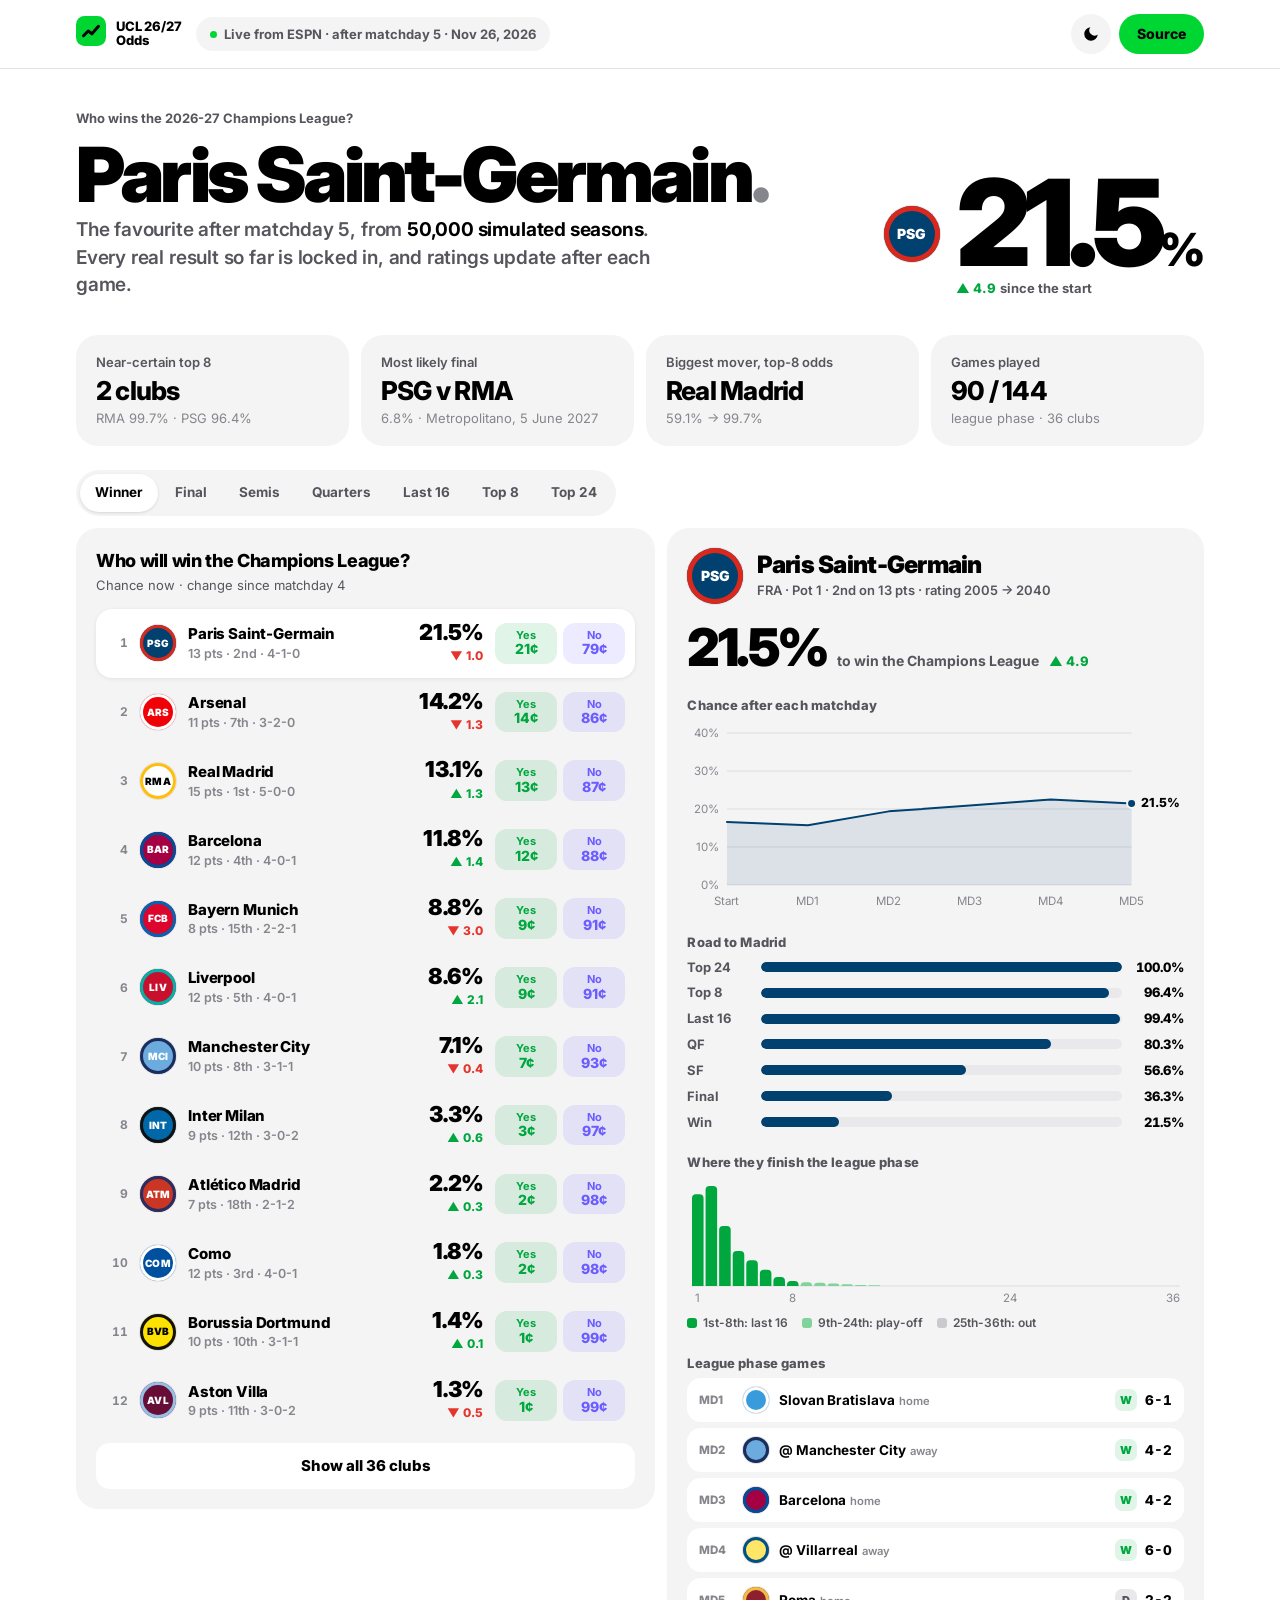
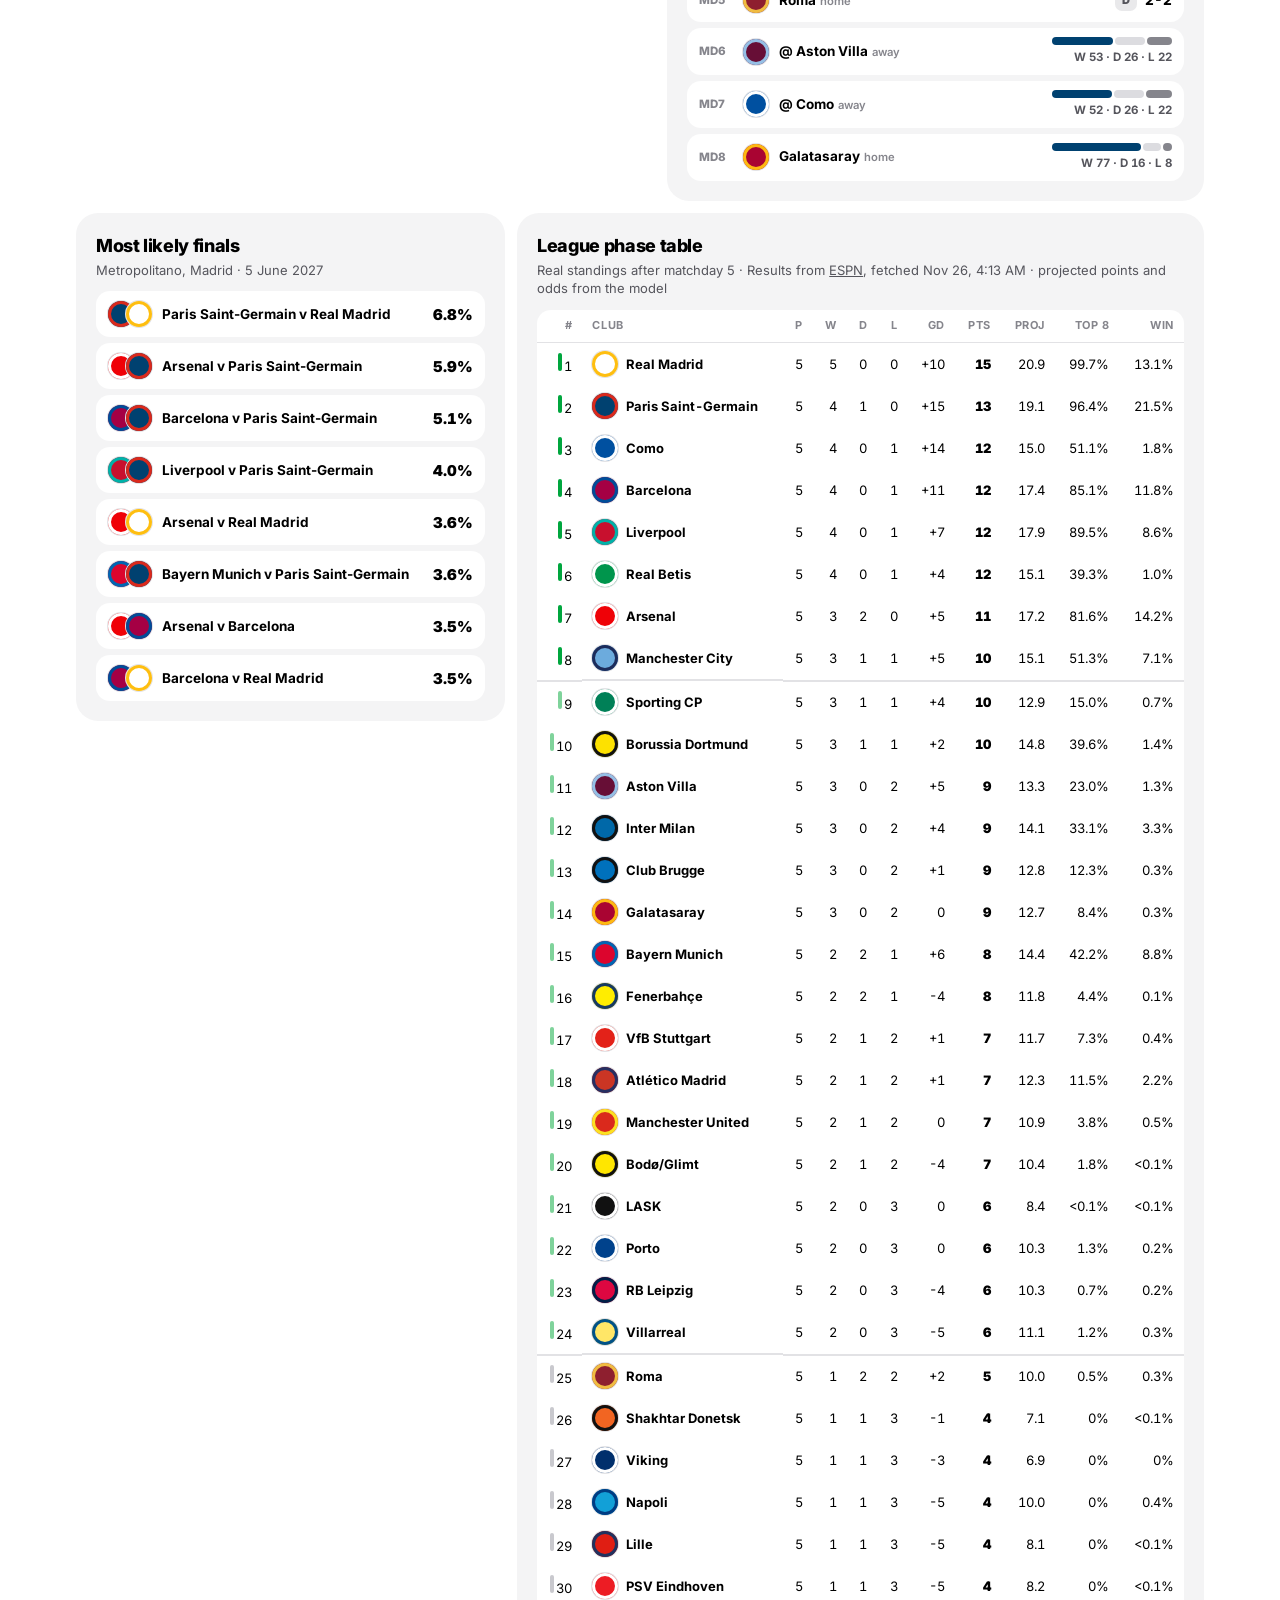
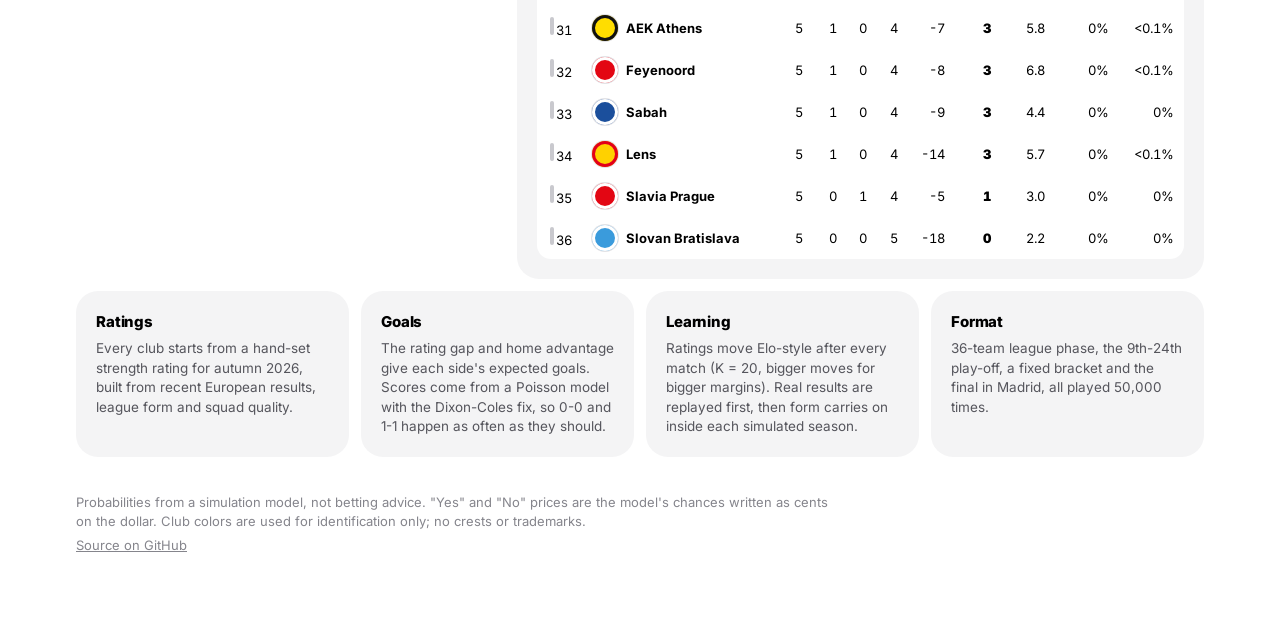
<file: site/index.html>
<!doctype html>
<html lang="en">
<head>
  <meta charset="utf-8">
  <meta name="viewport" content="width=device-width, initial-scale=1">
  <title>UCL 2026-27 Odds</title>
  <meta name="description" content="Champions League 2026-27 title odds from 50,000 simulated seasons, updated with every real result.">
  <meta name="theme-color" content="#000000" media="(prefers-color-scheme: dark)">
  <meta name="theme-color" content="#ffffff" media="(prefers-color-scheme: light)">
  <link rel="icon" href="data:image/svg+xml,%3Csvg xmlns='http://www.w3.org/2000/svg' viewBox='0 0 32 32'%3E%3Crect width='32' height='32' rx='9' fill='%2300D632'/%3E%3Cpath d='M8 21l5-5 4 3 7-8' stroke='%23000' stroke-width='3.2' stroke-linecap='round' stroke-linejoin='round' fill='none'/%3E%3C/svg%3E">
  <link rel="preconnect" href="https://fonts.googleapis.com">
  <link rel="preconnect" href="https://fonts.gstatic.com" crossorigin>
  <link rel="stylesheet" href="https://fonts.googleapis.com/css2?family=Inter:wght@400;500;600;700;800;900&display=swap">
  <link rel="stylesheet" href="css/app.css">
  <script>
    try { var t = localStorage.getItem('ucl.theme'); if (t === 'dark' || t === 'light') document.documentElement.setAttribute('data-theme', t); } catch (e) {}
  </script>
</head>
<body>
  <header class="bar">
    <div class="wrap bar-in">
      <a class="logo" href="./" aria-label="UCL 2026-27 Odds home">
        <span class="logo-mark" aria-hidden="true">
          <svg viewBox="0 0 32 32" width="30" height="30"><rect width="32" height="32" rx="9" fill="var(--accent)"/><path d="M8 21l5-5 4 3 7-8" stroke="var(--on-accent)" stroke-width="3.2" stroke-linecap="round" stroke-linejoin="round" fill="none"/></svg>
        </span>
        <span class="logo-text">UCL 26/27<br>Odds</span>
      </a>
      <span class="live-pill" id="livePill"></span>
      <div class="bar-actions">
        <button class="round-btn" id="themeBtn" type="button" aria-label="Switch light or dark theme">
          <svg class="i-moon" viewBox="0 0 24 24" width="18" height="18" aria-hidden="true"><path d="M21 12.8A9 9 0 1 1 11.2 3a7 7 0 0 0 9.8 9.8z" fill="currentColor"/></svg>
          <svg class="i-sun" viewBox="0 0 24 24" width="18" height="18" aria-hidden="true"><circle cx="12" cy="12" r="4.5" fill="currentColor"/><g stroke="currentColor" stroke-width="2" stroke-linecap="round"><path d="M12 2v2.5M12 19.5V22M2 12h2.5M19.5 12H22M4.9 4.9l1.8 1.8M17.3 17.3l1.8 1.8M4.9 19.1l1.8-1.8M17.3 6.7l1.8-1.8"/></g></svg>
        </button>
        <a class="pill-btn" href="https://github.com/mountstorm/ucl-2026-27-prediction">Source</a>
      </div>
    </div>
  </header>

  <main class="wrap" id="app" aria-live="polite"></main>

  <footer class="wrap foot">
    <p>Probabilities from a simulation model, not betting advice. "Yes" and "No" prices are the model's chances written as cents on the dollar. Club colors are used for identification only; no crests or trademarks.</p>
    <p><a href="https://github.com/mountstorm/ucl-2026-27-prediction">Source on GitHub</a></p>
  </footer>

  <div class="tip" id="tip" role="tooltip" hidden></div>

  <script src="data.js"></script>
  <script src="js/teams.js"></script>
  <script src="js/app.js"></script>
</body>
</html>
</file>
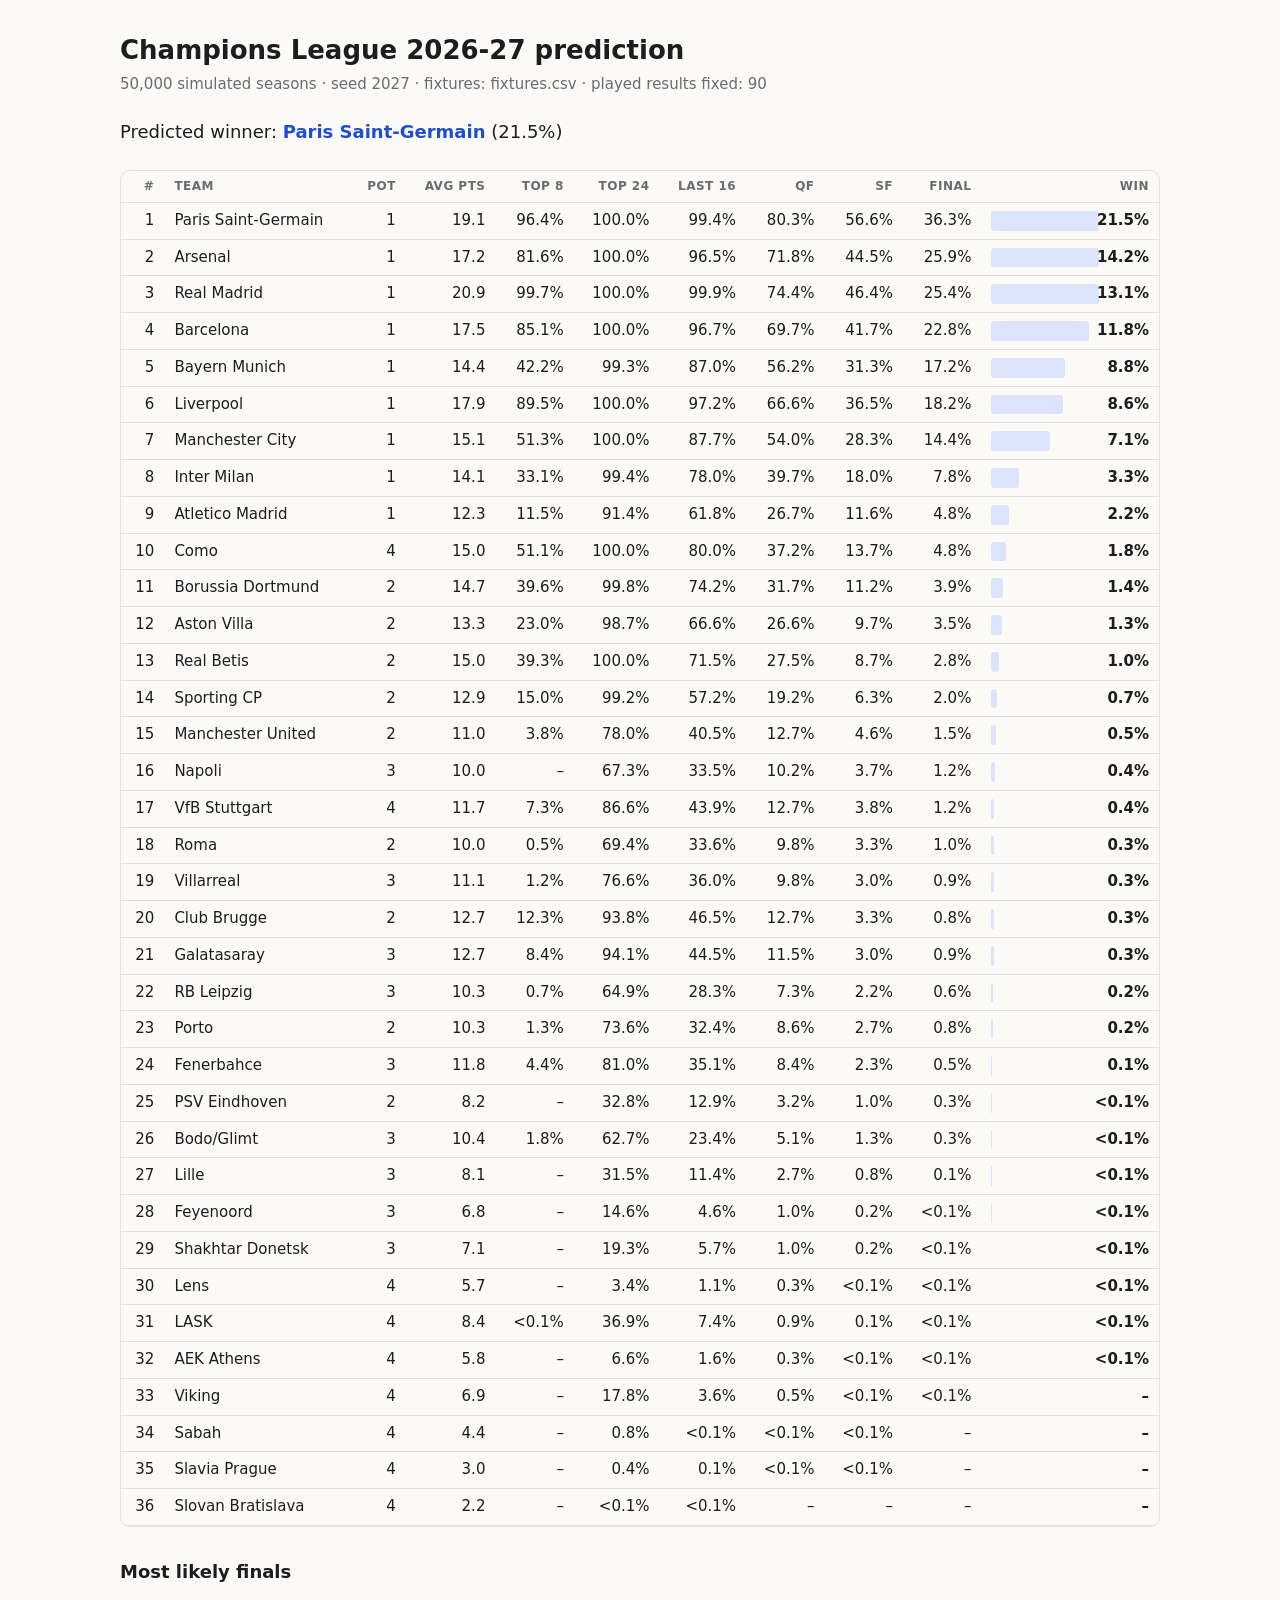
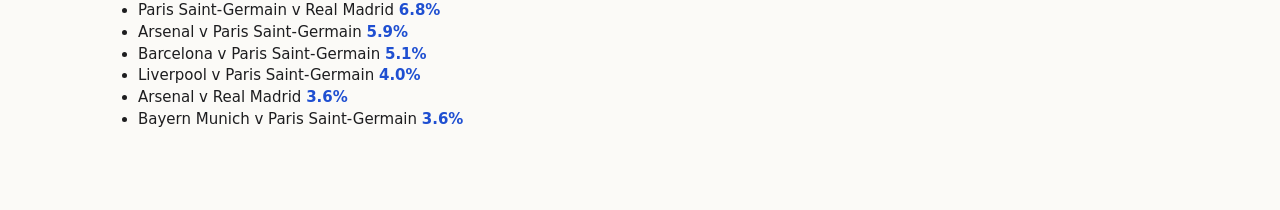
<file: output/report.html>
<!doctype html>
<html lang="en"><head><meta charset="utf-8"><meta name="viewport" content="width=device-width,initial-scale=1">
<title>UCL 2026-27 Prediction</title>
<style>
:root { --bg:#fbfaf7; --fg:#1d1d1f; --muted:#6b6b70; --line:#e4e2dc; --accent:#1f4fd1; --accent-soft:#dbe4fb; }
@media (prefers-color-scheme: dark) { :root { --bg:#141416; --fg:#ececef; --muted:#9a9aa2; --line:#2b2b30; --accent:#7ea2ff; --accent-soft:#25335a; } }
body { margin:0; background:var(--bg); color:var(--fg); font:15px/1.45 system-ui,-apple-system,Segoe UI,sans-serif; }
main { max-width:1040px; margin:0 auto; padding:32px 16px 64px; }
h1 { font-size:26px; margin:0 0 4px; } p.meta { color:var(--muted); margin:0 0 24px; }
.hero { font-size:18px; margin-bottom:24px; } .hero b { color:var(--accent); }
.wrap { overflow-x:auto; border:1px solid var(--line); border-radius:10px; }
table { border-collapse:collapse; width:100%; min-width:760px; }
th,td { padding:7px 10px; border-bottom:1px solid var(--line); text-align:left; white-space:nowrap; }
th { font-size:12px; text-transform:uppercase; letter-spacing:.04em; color:var(--muted); font-weight:600; }
td.n,th:not(:nth-child(2)) { text-align:right; font-variant-numeric:tabular-nums; }
td.win { position:relative; min-width:140px; text-align:right; font-variant-numeric:tabular-nums; font-weight:600; }
.bar { position:absolute; left:10px; top:8px; bottom:8px; background:var(--accent-soft); border-radius:3px; max-width:calc(100% - 70px); }
.v { position:relative; }
h2 { font-size:18px; margin:32px 0 8px; } ul { padding-left:18px; } li b { color:var(--accent); }
</style></head><body><main>
<h1>Champions League 2026-27 prediction</h1>
<p class="meta">50,000 simulated seasons · seed 2027 · fixtures: fixtures.csv · played results fixed: 90</p>
<p class="hero">Predicted winner: <b>Paris Saint-Germain</b> (21.5%)</p>
<div class="wrap"><table><thead><tr><th>#</th><th>Team</th><th>Pot</th><th>Avg pts</th><th>Top 8</th><th>Top 24</th><th>Last 16</th><th>QF</th><th>SF</th><th>Final</th><th>Win</th></tr></thead>
<tbody><tr><td class='n'>1</td><td>Paris Saint-Germain</td><td class='n'>1</td><td class='n'>19.1</td><td class='n'>96.4%</td><td class='n'>100.0%</td><td class='n'>99.4%</td><td class='n'>80.3%</td><td class='n'>56.6%</td><td class='n'>36.3%</td><td class='win'><span class='bar' style='width:100.0%'></span><span class='v'>21.5%</span></td></tr><tr><td class='n'>2</td><td>Arsenal</td><td class='n'>1</td><td class='n'>17.2</td><td class='n'>81.6%</td><td class='n'>100.0%</td><td class='n'>96.5%</td><td class='n'>71.8%</td><td class='n'>44.5%</td><td class='n'>25.9%</td><td class='win'><span class='bar' style='width:66.1%'></span><span class='v'>14.2%</span></td></tr><tr><td class='n'>3</td><td>Real Madrid</td><td class='n'>1</td><td class='n'>20.9</td><td class='n'>99.7%</td><td class='n'>100.0%</td><td class='n'>99.9%</td><td class='n'>74.4%</td><td class='n'>46.4%</td><td class='n'>25.4%</td><td class='win'><span class='bar' style='width:60.9%'></span><span class='v'>13.1%</span></td></tr><tr><td class='n'>4</td><td>Barcelona</td><td class='n'>1</td><td class='n'>17.5</td><td class='n'>85.1%</td><td class='n'>100.0%</td><td class='n'>96.7%</td><td class='n'>69.7%</td><td class='n'>41.7%</td><td class='n'>22.8%</td><td class='win'><span class='bar' style='width:54.9%'></span><span class='v'>11.8%</span></td></tr><tr><td class='n'>5</td><td>Bayern Munich</td><td class='n'>1</td><td class='n'>14.4</td><td class='n'>42.2%</td><td class='n'>99.3%</td><td class='n'>87.0%</td><td class='n'>56.2%</td><td class='n'>31.3%</td><td class='n'>17.2%</td><td class='win'><span class='bar' style='width:41.2%'></span><span class='v'>8.8%</span></td></tr><tr><td class='n'>6</td><td>Liverpool</td><td class='n'>1</td><td class='n'>17.9</td><td class='n'>89.5%</td><td class='n'>100.0%</td><td class='n'>97.2%</td><td class='n'>66.6%</td><td class='n'>36.5%</td><td class='n'>18.2%</td><td class='win'><span class='bar' style='width:40.1%'></span><span class='v'>8.6%</span></td></tr><tr><td class='n'>7</td><td>Manchester City</td><td class='n'>1</td><td class='n'>15.1</td><td class='n'>51.3%</td><td class='n'>100.0%</td><td class='n'>87.7%</td><td class='n'>54.0%</td><td class='n'>28.3%</td><td class='n'>14.4%</td><td class='win'><span class='bar' style='width:33.0%'></span><span class='v'>7.1%</span></td></tr><tr><td class='n'>8</td><td>Inter Milan</td><td class='n'>1</td><td class='n'>14.1</td><td class='n'>33.1%</td><td class='n'>99.4%</td><td class='n'>78.0%</td><td class='n'>39.7%</td><td class='n'>18.0%</td><td class='n'>7.8%</td><td class='win'><span class='bar' style='width:15.6%'></span><span class='v'>3.3%</span></td></tr><tr><td class='n'>9</td><td>Atletico Madrid</td><td class='n'>1</td><td class='n'>12.3</td><td class='n'>11.5%</td><td class='n'>91.4%</td><td class='n'>61.8%</td><td class='n'>26.7%</td><td class='n'>11.6%</td><td class='n'>4.8%</td><td class='win'><span class='bar' style='width:10.0%'></span><span class='v'>2.2%</span></td></tr><tr><td class='n'>10</td><td>Como</td><td class='n'>4</td><td class='n'>15.0</td><td class='n'>51.1%</td><td class='n'>100.0%</td><td class='n'>80.0%</td><td class='n'>37.2%</td><td class='n'>13.7%</td><td class='n'>4.8%</td><td class='win'><span class='bar' style='width:8.3%'></span><span class='v'>1.8%</span></td></tr><tr><td class='n'>11</td><td>Borussia Dortmund</td><td class='n'>2</td><td class='n'>14.7</td><td class='n'>39.6%</td><td class='n'>99.8%</td><td class='n'>74.2%</td><td class='n'>31.7%</td><td class='n'>11.2%</td><td class='n'>3.9%</td><td class='win'><span class='bar' style='width:6.6%'></span><span class='v'>1.4%</span></td></tr><tr><td class='n'>12</td><td>Aston Villa</td><td class='n'>2</td><td class='n'>13.3</td><td class='n'>23.0%</td><td class='n'>98.7%</td><td class='n'>66.6%</td><td class='n'>26.6%</td><td class='n'>9.7%</td><td class='n'>3.5%</td><td class='win'><span class='bar' style='width:5.9%'></span><span class='v'>1.3%</span></td></tr><tr><td class='n'>13</td><td>Real Betis</td><td class='n'>2</td><td class='n'>15.0</td><td class='n'>39.3%</td><td class='n'>100.0%</td><td class='n'>71.5%</td><td class='n'>27.5%</td><td class='n'>8.7%</td><td class='n'>2.8%</td><td class='win'><span class='bar' style='width:4.5%'></span><span class='v'>1.0%</span></td></tr><tr><td class='n'>14</td><td>Sporting CP</td><td class='n'>2</td><td class='n'>12.9</td><td class='n'>15.0%</td><td class='n'>99.2%</td><td class='n'>57.2%</td><td class='n'>19.2%</td><td class='n'>6.3%</td><td class='n'>2.0%</td><td class='win'><span class='bar' style='width:3.1%'></span><span class='v'>0.7%</span></td></tr><tr><td class='n'>15</td><td>Manchester United</td><td class='n'>2</td><td class='n'>11.0</td><td class='n'>3.8%</td><td class='n'>78.0%</td><td class='n'>40.5%</td><td class='n'>12.7%</td><td class='n'>4.6%</td><td class='n'>1.5%</td><td class='win'><span class='bar' style='width:2.5%'></span><span class='v'>0.5%</span></td></tr><tr><td class='n'>16</td><td>Napoli</td><td class='n'>3</td><td class='n'>10.0</td><td class='n'>–</td><td class='n'>67.3%</td><td class='n'>33.5%</td><td class='n'>10.2%</td><td class='n'>3.7%</td><td class='n'>1.2%</td><td class='win'><span class='bar' style='width:2.0%'></span><span class='v'>0.4%</span></td></tr><tr><td class='n'>17</td><td>VfB Stuttgart</td><td class='n'>4</td><td class='n'>11.7</td><td class='n'>7.3%</td><td class='n'>86.6%</td><td class='n'>43.9%</td><td class='n'>12.7%</td><td class='n'>3.8%</td><td class='n'>1.2%</td><td class='win'><span class='bar' style='width:1.7%'></span><span class='v'>0.4%</span></td></tr><tr><td class='n'>18</td><td>Roma</td><td class='n'>2</td><td class='n'>10.0</td><td class='n'>0.5%</td><td class='n'>69.4%</td><td class='n'>33.6%</td><td class='n'>9.8%</td><td class='n'>3.3%</td><td class='n'>1.0%</td><td class='win'><span class='bar' style='width:1.6%'></span><span class='v'>0.3%</span></td></tr><tr><td class='n'>19</td><td>Villarreal</td><td class='n'>3</td><td class='n'>11.1</td><td class='n'>1.2%</td><td class='n'>76.6%</td><td class='n'>36.0%</td><td class='n'>9.8%</td><td class='n'>3.0%</td><td class='n'>0.9%</td><td class='win'><span class='bar' style='width:1.4%'></span><span class='v'>0.3%</span></td></tr><tr><td class='n'>20</td><td>Club Brugge</td><td class='n'>2</td><td class='n'>12.7</td><td class='n'>12.3%</td><td class='n'>93.8%</td><td class='n'>46.5%</td><td class='n'>12.7%</td><td class='n'>3.3%</td><td class='n'>0.8%</td><td class='win'><span class='bar' style='width:1.3%'></span><span class='v'>0.3%</span></td></tr><tr><td class='n'>21</td><td>Galatasaray</td><td class='n'>3</td><td class='n'>12.7</td><td class='n'>8.4%</td><td class='n'>94.1%</td><td class='n'>44.5%</td><td class='n'>11.5%</td><td class='n'>3.0%</td><td class='n'>0.9%</td><td class='win'><span class='bar' style='width:1.3%'></span><span class='v'>0.3%</span></td></tr><tr><td class='n'>22</td><td>RB Leipzig</td><td class='n'>3</td><td class='n'>10.3</td><td class='n'>0.7%</td><td class='n'>64.9%</td><td class='n'>28.3%</td><td class='n'>7.3%</td><td class='n'>2.2%</td><td class='n'>0.6%</td><td class='win'><span class='bar' style='width:1.0%'></span><span class='v'>0.2%</span></td></tr><tr><td class='n'>23</td><td>Porto</td><td class='n'>2</td><td class='n'>10.3</td><td class='n'>1.3%</td><td class='n'>73.6%</td><td class='n'>32.4%</td><td class='n'>8.6%</td><td class='n'>2.7%</td><td class='n'>0.8%</td><td class='win'><span class='bar' style='width:1.0%'></span><span class='v'>0.2%</span></td></tr><tr><td class='n'>24</td><td>Fenerbahce</td><td class='n'>3</td><td class='n'>11.8</td><td class='n'>4.4%</td><td class='n'>81.0%</td><td class='n'>35.1%</td><td class='n'>8.4%</td><td class='n'>2.3%</td><td class='n'>0.5%</td><td class='win'><span class='bar' style='width:0.6%'></span><span class='v'>0.1%</span></td></tr><tr><td class='n'>25</td><td>PSV Eindhoven</td><td class='n'>2</td><td class='n'>8.2</td><td class='n'>–</td><td class='n'>32.8%</td><td class='n'>12.9%</td><td class='n'>3.2%</td><td class='n'>1.0%</td><td class='n'>0.3%</td><td class='win'><span class='bar' style='width:0.4%'></span><span class='v'><0.1%</span></td></tr><tr><td class='n'>26</td><td>Bodo/Glimt</td><td class='n'>3</td><td class='n'>10.4</td><td class='n'>1.8%</td><td class='n'>62.7%</td><td class='n'>23.4%</td><td class='n'>5.1%</td><td class='n'>1.3%</td><td class='n'>0.3%</td><td class='win'><span class='bar' style='width:0.3%'></span><span class='v'><0.1%</span></td></tr><tr><td class='n'>27</td><td>Lille</td><td class='n'>3</td><td class='n'>8.1</td><td class='n'>–</td><td class='n'>31.5%</td><td class='n'>11.4%</td><td class='n'>2.7%</td><td class='n'>0.8%</td><td class='n'>0.1%</td><td class='win'><span class='bar' style='width:0.2%'></span><span class='v'><0.1%</span></td></tr><tr><td class='n'>28</td><td>Feyenoord</td><td class='n'>3</td><td class='n'>6.8</td><td class='n'>–</td><td class='n'>14.6%</td><td class='n'>4.6%</td><td class='n'>1.0%</td><td class='n'>0.2%</td><td class='n'><0.1%</td><td class='win'><span class='bar' style='width:0.1%'></span><span class='v'><0.1%</span></td></tr><tr><td class='n'>29</td><td>Shakhtar Donetsk</td><td class='n'>3</td><td class='n'>7.1</td><td class='n'>–</td><td class='n'>19.3%</td><td class='n'>5.7%</td><td class='n'>1.0%</td><td class='n'>0.2%</td><td class='n'><0.1%</td><td class='win'><span class='bar' style='width:0.0%'></span><span class='v'><0.1%</span></td></tr><tr><td class='n'>30</td><td>Lens</td><td class='n'>4</td><td class='n'>5.7</td><td class='n'>–</td><td class='n'>3.4%</td><td class='n'>1.1%</td><td class='n'>0.3%</td><td class='n'><0.1%</td><td class='n'><0.1%</td><td class='win'><span class='bar' style='width:0.0%'></span><span class='v'><0.1%</span></td></tr><tr><td class='n'>31</td><td>LASK</td><td class='n'>4</td><td class='n'>8.4</td><td class='n'><0.1%</td><td class='n'>36.9%</td><td class='n'>7.4%</td><td class='n'>0.9%</td><td class='n'>0.1%</td><td class='n'><0.1%</td><td class='win'><span class='bar' style='width:0.0%'></span><span class='v'><0.1%</span></td></tr><tr><td class='n'>32</td><td>AEK Athens</td><td class='n'>4</td><td class='n'>5.8</td><td class='n'>–</td><td class='n'>6.6%</td><td class='n'>1.6%</td><td class='n'>0.3%</td><td class='n'><0.1%</td><td class='n'><0.1%</td><td class='win'><span class='bar' style='width:0.0%'></span><span class='v'><0.1%</span></td></tr><tr><td class='n'>33</td><td>Viking</td><td class='n'>4</td><td class='n'>6.9</td><td class='n'>–</td><td class='n'>17.8%</td><td class='n'>3.6%</td><td class='n'>0.5%</td><td class='n'><0.1%</td><td class='n'><0.1%</td><td class='win'><span class='bar' style='width:0.0%'></span><span class='v'>–</span></td></tr><tr><td class='n'>34</td><td>Sabah</td><td class='n'>4</td><td class='n'>4.4</td><td class='n'>–</td><td class='n'>0.8%</td><td class='n'><0.1%</td><td class='n'><0.1%</td><td class='n'><0.1%</td><td class='n'>–</td><td class='win'><span class='bar' style='width:0.0%'></span><span class='v'>–</span></td></tr><tr><td class='n'>35</td><td>Slavia Prague</td><td class='n'>4</td><td class='n'>3.0</td><td class='n'>–</td><td class='n'>0.4%</td><td class='n'>0.1%</td><td class='n'><0.1%</td><td class='n'><0.1%</td><td class='n'>–</td><td class='win'><span class='bar' style='width:0.0%'></span><span class='v'>–</span></td></tr><tr><td class='n'>36</td><td>Slovan Bratislava</td><td class='n'>4</td><td class='n'>2.2</td><td class='n'>–</td><td class='n'><0.1%</td><td class='n'><0.1%</td><td class='n'>–</td><td class='n'>–</td><td class='n'>–</td><td class='win'><span class='bar' style='width:0.0%'></span><span class='v'>–</span></td></tr></tbody></table></div>
<h2>Most likely finals</h2><ul><li>Paris Saint-Germain v Real Madrid <b>6.8%</b></li><li>Arsenal v Paris Saint-Germain <b>5.9%</b></li><li>Barcelona v Paris Saint-Germain <b>5.1%</b></li><li>Liverpool v Paris Saint-Germain <b>4.0%</b></li><li>Arsenal v Real Madrid <b>3.6%</b></li><li>Bayern Munich v Paris Saint-Germain <b>3.6%</b></li></ul>
</main></body></html>
</file>
<file: site/css/app.css>
/* Cash App surfaces (pure white / pure black, soft gray cards, one green accent)
   with Kalshi-style market rows (big % chance, Yes / No price pills, price-history line). */
:root {
  color-scheme: light;
  --bg: #ffffff;
  --card: #f4f4f5;
  --card-2: #e9e9eb;
  --line: #e2e2e5;
  --grid: #dcdce0;
  --text: #000000;
  --text-2: #55555c;
  --text-3: #85858c;
  --accent: #00d632;
  --on-accent: #000000;
  --yes: #00a63e;
  --yes-soft: rgba(0, 166, 62, 0.12);
  --no: #6b5cff;
  --no-soft: rgba(107, 92, 255, 0.12);
  --up: #00a63e;
  --down: #e5342b;
  --zone-a: #00a63e;
  --zone-b: #7fd39b;
  --zone-c: #c9c9ce;
  --radius: 22px;
  --font: Inter, -apple-system, BlinkMacSystemFont, "Segoe UI", Roboto, sans-serif;
}
@media (prefers-color-scheme: dark) {
  :root:where(:not([data-theme="light"])) {
    color-scheme: dark;
    --bg: #000000; --card: #121212; --card-2: #1e1e1f; --line: #232325; --grid: #2a2a2d;
    --text: #ffffff; --text-2: #a5a5ab; --text-3: #707077;
    --yes: #00d632; --yes-soft: rgba(0, 214, 50, 0.14);
    --no: #8577ff; --no-soft: rgba(133, 119, 255, 0.16);
    --up: #00d632; --down: #ff5a4f;
    --zone-a: #00d632; --zone-b: #1f7a3a; --zone-c: #3a3a3d;
  }
}
:root[data-theme="dark"] {
  color-scheme: dark;
  --bg: #000000; --card: #121212; --card-2: #1e1e1f; --line: #232325; --grid: #2a2a2d;
  --text: #ffffff; --text-2: #a5a5ab; --text-3: #707077;
  --yes: #00d632; --yes-soft: rgba(0, 214, 50, 0.14);
  --no: #8577ff; --no-soft: rgba(133, 119, 255, 0.16);
  --up: #00d632; --down: #ff5a4f;
  --zone-a: #00d632; --zone-b: #1f7a3a; --zone-c: #3a3a3d;
}

* { box-sizing: border-box; }
html { -webkit-text-size-adjust: 100%; }
body { margin: 0; background: var(--bg); color: var(--text); font-family: var(--font); font-size: 15px; line-height: 1.45; -webkit-font-smoothing: antialiased; transition: background-color .2s ease, color .2s ease; }
a { color: inherit; }
button { font: inherit; color: inherit; }
.wrap { max-width: 1160px; margin: 0 auto; padding: 0 16px; }
.num, table { font-variant-numeric: tabular-nums; }
:focus-visible { outline: 2.5px solid var(--accent); outline-offset: 2px; }

/* ---------- top bar ---------- */
.bar { position: sticky; top: 0; z-index: 20; background: color-mix(in srgb, var(--bg) 86%, transparent); backdrop-filter: saturate(1.4) blur(14px); -webkit-backdrop-filter: saturate(1.4) blur(14px); border-bottom: 1px solid var(--line); }
.bar-in { display: flex; align-items: center; gap: 14px; height: 68px; }
.logo { display: flex; align-items: center; gap: 10px; text-decoration: none; flex: none; }
.logo-text { font-weight: 800; font-size: 13px; line-height: 1.05; letter-spacing: -0.01em; }
.live-pill { display: inline-flex; align-items: center; gap: 7px; background: var(--card); border-radius: 999px; padding: 8px 14px; font-size: 13px; font-weight: 700; color: var(--text-2); white-space: nowrap; }
.live-pill::before { content: ""; width: 7px; height: 7px; border-radius: 50%; background: var(--accent); }
.bar-actions { margin-left: auto; display: flex; gap: 8px; align-items: center; }
.round-btn { width: 40px; height: 40px; border-radius: 50%; border: 0; background: var(--card); cursor: pointer; display: grid; place-items: center; }
.round-btn:hover { background: var(--card-2); }
.i-sun { display: none; }
:root[data-theme="dark"] .i-sun { display: block; }
:root[data-theme="dark"] .i-moon { display: none; }
@media (prefers-color-scheme: dark) {
  :root:not([data-theme="light"]) .i-sun { display: block; }
  :root:not([data-theme="light"]) .i-moon { display: none; }
}
.pill-btn { display: inline-flex; align-items: center; height: 40px; padding: 0 18px; border-radius: 999px; background: var(--accent); color: var(--on-accent); font-weight: 800; font-size: 14px; text-decoration: none; white-space: nowrap; }
.pill-btn:hover { filter: brightness(1.06); }
@media (max-width: 560px) { .live-pill { display: none; } }

/* ---------- club chip (colors, no crest) ---------- */
.chip { flex: none; width: 36px; height: 36px; border-radius: 50%; display: grid; place-items: center; font-size: 10px; font-weight: 900; letter-spacing: .02em; box-shadow: inset 0 0 0 3px var(--c2), 0 0 0 1px var(--line); background: var(--c1); }
.chip.sm { width: 26px; height: 26px; font-size: 0; box-shadow: inset 0 0 0 3px var(--c2), 0 0 0 1px var(--line); }
.chip.lg { width: 56px; height: 56px; font-size: 14px; box-shadow: inset 0 0 0 5px var(--c2), 0 0 0 1px var(--line); }

/* ---------- hero ---------- */
.hero { padding: 40px 0 8px; display: flex; gap: 24px; align-items: flex-end; justify-content: space-between; flex-wrap: wrap; }
.kicker { font-weight: 700; font-size: 13px; color: var(--text-2); }
.hero h1 { margin: 10px 0 6px; font-size: clamp(40px, 7vw, 76px); line-height: .95; font-weight: 900; letter-spacing: -0.05em; }
.hero h1 .dim { color: var(--text-3); }
.hero .lede { margin: 0; font-size: clamp(16px, 2vw, 19px); font-weight: 600; color: var(--text-2); max-width: 620px; letter-spacing: -0.01em; }
.hero .lede b { color: var(--text); }
.hero-fig { display: flex; align-items: center; gap: 16px; }
.hero-fig .v { font-size: clamp(64px, 11vw, 120px); font-weight: 900; letter-spacing: -0.06em; line-height: .9; }
.hero-fig .v small { font-size: .38em; letter-spacing: -0.02em; }
.delta { display: inline-flex; align-items: center; gap: 4px; font-weight: 800; font-size: 13px; white-space: nowrap; }
.delta.up { color: var(--up); }
.delta.down { color: var(--down); }
.delta.flat { color: var(--text-3); }

.tiles { display: grid; grid-template-columns: repeat(4, minmax(0, 1fr)); gap: 12px; margin: 28px 0 12px; }
.tile { background: var(--card); border-radius: var(--radius); padding: 18px 20px; min-width: 0; }
.tile .lbl { font-size: 13px; font-weight: 600; color: var(--text-2); }
.tile .val { font-size: 26px; font-weight: 800; letter-spacing: -0.03em; margin-top: 4px; line-height: 1.15; white-space: nowrap; overflow: hidden; text-overflow: ellipsis; }
.tile .sub { font-size: 13px; color: var(--text-3); margin-top: 4px; }
@media (max-width: 860px) { .tiles { grid-template-columns: repeat(2, minmax(0, 1fr)); } .tile .val { white-space: normal; font-size: 21px; } }

/* ---------- stage switch ---------- */
.seg { display: flex; background: var(--card); border-radius: 999px; padding: 4px; gap: 2px; overflow-x: auto; scrollbar-width: none; margin: 24px 0 12px; width: fit-content; max-width: 100%; }
.seg::-webkit-scrollbar { display: none; }
.seg button { border: 0; background: transparent; padding: 9px 15px; border-radius: 999px; font-weight: 700; font-size: 13.5px; cursor: pointer; white-space: nowrap; color: var(--text-2); }
.seg button[aria-pressed="true"] { background: var(--bg); color: var(--text); box-shadow: 0 1px 3px rgba(0,0,0,.12); }

/* ---------- layout ---------- */
.grid2 { display: grid; grid-template-columns: minmax(0, 1.08fr) minmax(0, 1fr); gap: 12px; align-items: start; }
@media (max-width: 940px) { .grid2 { grid-template-columns: 1fr; } }
.card { background: var(--card); border-radius: var(--radius); padding: 20px; min-width: 0; }
.card-h { display: flex; align-items: flex-start; justify-content: space-between; gap: 12px; flex-wrap: wrap; }
.card-h h2 { margin: 0; font-size: 18px; font-weight: 800; letter-spacing: -0.02em; }
.card-h p { margin: 2px 0 0; font-size: 13px; color: var(--text-2); }
.sticky { position: sticky; top: 84px; }
@media (max-width: 940px) { .sticky { position: static; } }
section.more { margin-top: 12px; }

/* ---------- market rows ---------- */
.market { list-style: none; margin: 14px 0 0; padding: 0; }
.mrow { width: 100%; display: grid; grid-template-columns: 22px 36px minmax(0, 1fr) auto auto; align-items: center; gap: 12px; padding: 12px 10px; border: 0; border-radius: 16px; background: transparent; cursor: pointer; text-align: left; }
.mrow:hover { background: var(--card-2); }
.mrow[aria-current="true"] { background: var(--bg); box-shadow: 0 1px 4px rgba(0,0,0,.08); }
.mrow .rk { font-size: 12px; font-weight: 700; color: var(--text-3); text-align: right; font-variant-numeric: tabular-nums; }
.mrow .nm { font-weight: 800; font-size: 15px; letter-spacing: -0.01em; white-space: nowrap; overflow: hidden; text-overflow: ellipsis; }
.mrow .meta { font-size: 12.5px; color: var(--text-3); font-weight: 600; white-space: nowrap; overflow: hidden; text-overflow: ellipsis; }
.mrow .pct { text-align: right; }
.mrow .pct b { display: block; font-size: 22px; font-weight: 900; letter-spacing: -0.035em; line-height: 1.05; }
.mrow .pct .delta { font-size: 12px; }
.yn { display: flex; gap: 6px; }
.yn span { display: inline-flex; flex-direction: column; align-items: center; min-width: 62px; padding: 6px 8px; border-radius: 12px; font-size: 11px; font-weight: 700; line-height: 1.15; }
.yn span b { font-size: 14px; font-weight: 800; }
.yn .y { background: var(--yes-soft); color: var(--yes); }
.yn .n { background: var(--no-soft); color: var(--no); }
@media (max-width: 560px) { .yn { display: none; } .mrow { grid-template-columns: 22px 36px minmax(0, 1fr) auto; } }
.showall { margin: 8px 0 0; width: 100%; border: 0; background: var(--bg); border-radius: 14px; padding: 12px; font-weight: 800; cursor: pointer; }
.showall:hover { filter: brightness(.97); }

/* ---------- detail ---------- */
.dhead { display: flex; align-items: center; gap: 14px; }
.dhead h2 { margin: 0; font-size: 24px; font-weight: 900; letter-spacing: -0.03em; line-height: 1.1; }
.dhead p { margin: 2px 0 0; font-size: 13px; color: var(--text-2); font-weight: 600; }
.big-read { display: flex; align-items: baseline; gap: 10px; margin-top: 18px; flex-wrap: wrap; }
.big-read .v { font-size: 52px; font-weight: 900; letter-spacing: -0.05em; line-height: 1; }
.big-read .d { font-size: 14px; font-weight: 700; color: var(--text-2); }
.sub-h { margin: 22px 0 6px; font-size: 13px; font-weight: 800; color: var(--text-2); letter-spacing: .01em; }
.chart { position: relative; }
.chart svg { display: block; width: 100%; overflow: visible; }
.chart text { font-family: var(--font); fill: var(--text-3); font-size: 11.5px; }
.chart .lab { fill: var(--text); font-weight: 800; font-size: 12.5px; }
.ladder { display: grid; gap: 7px; margin-top: 6px; }
.lrow { display: grid; grid-template-columns: 64px minmax(0, 1fr) 52px; align-items: center; gap: 10px; font-size: 13px; }
.lrow .l { color: var(--text-2); font-weight: 700; }
.lrow .t { height: 10px; border-radius: 999px; background: var(--card-2); overflow: hidden; }
.lrow .f { height: 100%; border-radius: 999px; }
.lrow .v { text-align: right; font-weight: 800; font-variant-numeric: tabular-nums; }
.zkey { display: flex; gap: 14px; flex-wrap: wrap; font-size: 12px; font-weight: 600; color: var(--text-2); margin-top: 6px; }
.zkey span { display: inline-flex; align-items: center; gap: 6px; }
.zkey i { width: 10px; height: 10px; border-radius: 3px; display: inline-block; }

.games { list-style: none; margin: 6px 0 0; padding: 0; display: grid; gap: 6px; }
.game { display: grid; grid-template-columns: 34px 26px minmax(0, 1fr) auto; align-items: center; gap: 10px; background: var(--bg); border-radius: 14px; padding: 9px 12px; font-size: 13.5px; }
.game .md { font-size: 11.5px; font-weight: 800; color: var(--text-3); }
.game .op { font-weight: 700; white-space: nowrap; overflow: hidden; text-overflow: ellipsis; }
.game .op small { color: var(--text-3); font-weight: 600; margin-left: 4px; }
.res { display: inline-flex; align-items: center; gap: 8px; font-weight: 800; font-variant-numeric: tabular-nums; }
.res i { font-style: normal; font-size: 11px; font-weight: 900; width: 22px; height: 22px; border-radius: 7px; display: grid; place-items: center; }
.res .W { background: var(--yes-soft); color: var(--yes); }
.res .D { background: var(--card-2); color: var(--text-2); }
.res .L { background: rgba(229, 52, 43, .12); color: var(--down); }
.wdl { display: flex; flex-direction: column; align-items: flex-end; gap: 4px; min-width: 120px; }
.wdl .seg3 { display: flex; gap: 2px; width: 120px; height: 8px; }
.wdl .seg3 span { height: 100%; border-radius: 999px; }
.wdl small { font-size: 11.5px; color: var(--text-2); font-weight: 700; font-variant-numeric: tabular-nums; }

/* ---------- finals + table ---------- */
.grid3 { display: grid; grid-template-columns: minmax(0, 1fr) minmax(0, 1.6fr); gap: 12px; margin-top: 12px; align-items: start; }
@media (max-width: 940px) { .grid3 { grid-template-columns: 1fr; } }
.finals { list-style: none; margin: 12px 0 0; padding: 0; display: grid; gap: 6px; }
.finals li { display: grid; grid-template-columns: auto minmax(0, 1fr) auto; gap: 10px; align-items: center; background: var(--bg); border-radius: 14px; padding: 10px 12px; }
.finals .pair { display: flex; }
.finals .pair .chip + .chip { margin-left: -8px; }
.finals .who { font-weight: 700; font-size: 13.5px; white-space: nowrap; overflow: hidden; text-overflow: ellipsis; }
.finals b { font-weight: 900; font-variant-numeric: tabular-nums; }
.tbl-wrap { overflow-x: auto; margin-top: 12px; border-radius: 14px; background: var(--bg); }
table { border-collapse: collapse; width: 100%; min-width: 560px; font-size: 13px; }
th, td { padding: 8px 10px; text-align: right; white-space: nowrap; }
th { font-size: 11px; text-transform: uppercase; letter-spacing: .05em; color: var(--text-3); font-weight: 700; border-bottom: 1px solid var(--line); }
td.tm, th.tm { text-align: left; }
td.tm { display: flex; align-items: center; gap: 8px; font-weight: 700; }
tbody tr { cursor: pointer; }
tbody tr:hover { background: var(--card); }
tbody tr.cut td { border-bottom: 2px solid var(--line); }
td.pts { font-weight: 900; }
.zone { display: inline-block; width: 4px; height: 18px; border-radius: 2px; margin-right: 2px; }

/* ---------- how it works ---------- */
.how { display: grid; grid-template-columns: repeat(4, minmax(0, 1fr)); gap: 12px; margin-top: 12px; }
.how .card h3 { margin: 0 0 6px; font-size: 15px; font-weight: 800; letter-spacing: -0.01em; }
.how .card p { margin: 0; font-size: 13.5px; color: var(--text-2); }
@media (max-width: 860px) { .how { grid-template-columns: repeat(2, minmax(0, 1fr)); } }
@media (max-width: 520px) { .how { grid-template-columns: 1fr; } }

/* ---------- tooltip + footer ---------- */
.tip { position: fixed; z-index: 50; pointer-events: none; background: var(--text); color: var(--bg); border-radius: 10px; padding: 7px 10px; font-size: 12.5px; font-weight: 600; line-height: 1.35; max-width: 240px; box-shadow: 0 6px 20px rgba(0,0,0,.18); }
.tip b { font-weight: 800; }
.foot { padding: 36px 16px 56px; color: var(--text-3); font-size: 13px; }
.foot p { margin: 0 0 6px; max-width: 760px; }
@media (prefers-reduced-motion: reduce) { * { transition: none !important; } }
</file>
